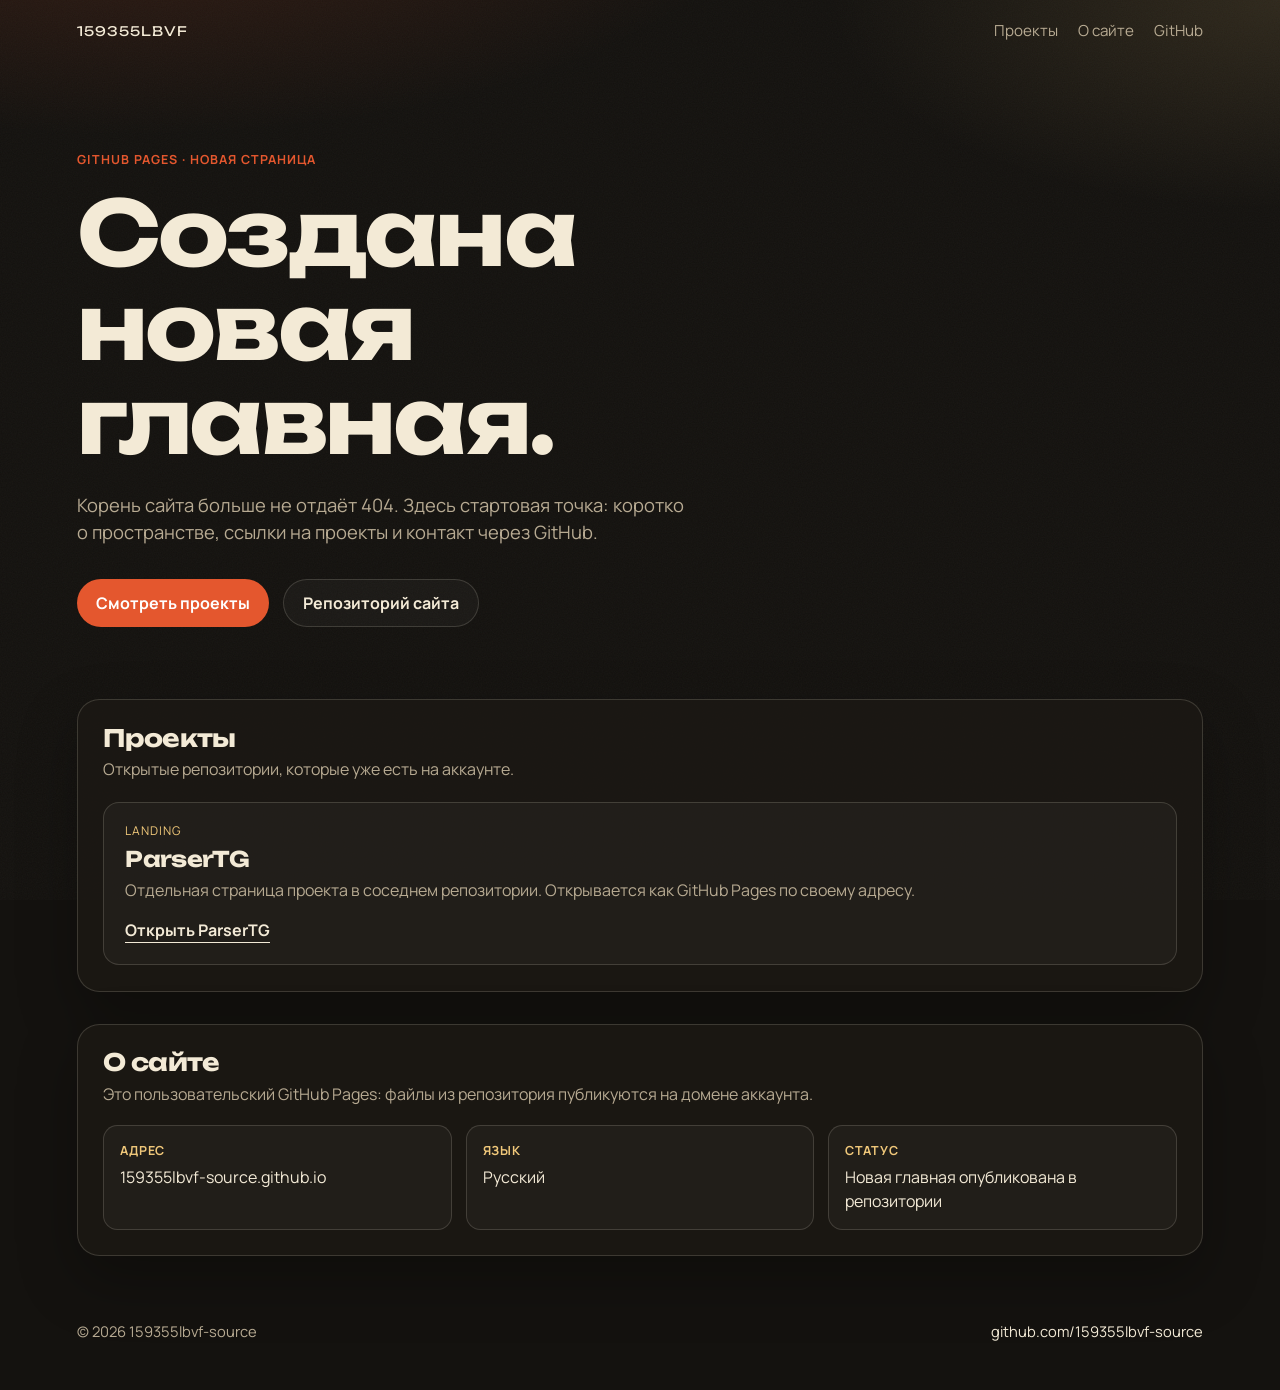
<file: index.html>
<!DOCTYPE html>
<html lang="ru">
<head>
  <meta charset="UTF-8">
  <meta name="viewport" content="width=device-width, initial-scale=1">
  <meta name="theme-color" content="#14120f">
  <title>Новая страница — 159355lbvf</title>
  <meta name="description" content="Новая главная страница на GitHub Pages: проекты, ссылки и точка входа на сайт.">
  <link rel="canonical" href="https://159355lbvf-source.github.io/">
  <meta property="og:title" content="Новая страница — 159355lbvf">
  <meta property="og:description" content="Главная GitHub Pages: проекты и ссылки.">
  <meta property="og:type" content="website">
  <meta property="og:url" content="https://159355lbvf-source.github.io/">
  <meta property="og:locale" content="ru_RU">
  <link rel="preconnect" href="https://fonts.googleapis.com">
  <link rel="preconnect" href="https://fonts.gstatic.com" crossorigin>
  <link href="https://fonts.googleapis.com/css2?family=Manrope:wght@400;500;600;700&family=Unbounded:wght@500;700&display=swap" rel="stylesheet">
  <link rel="stylesheet" href="css/site.css">
</head>
<body>
  <a class="skip-link" href="#main">К содержанию</a>
  <div class="noise" aria-hidden="true"></div>

  <header class="top">
    <p class="brand">159355lbvf</p>
    <nav class="nav" aria-label="Основная навигация">
      <a href="#projects">Проекты</a>
      <a href="#about">О сайте</a>
      <a href="https://github.com/159355lbvf-source" rel="noopener noreferrer">GitHub</a>
    </nav>
  </header>

  <main id="main">
    <section class="hero">
      <p class="eyebrow">GitHub Pages · новая страница</p>
      <h1>Создана новая<br>главная.</h1>
      <p class="lead">
        Корень сайта больше не отдаёт 404. Здесь стартовая точка:
        коротко о пространстве, ссылки на проекты и контакт через GitHub.
      </p>
      <div class="hero-actions">
        <a class="btn btn-primary" href="#projects">Смотреть проекты</a>
        <a class="btn btn-ghost" href="https://github.com/159355lbvf-source/159355lbvf-source.github.io" rel="noopener noreferrer">Репозиторий сайта</a>
      </div>
    </section>

    <section id="projects" class="panel">
      <div class="panel-head">
        <h2>Проекты</h2>
        <p>Открытые репозитории, которые уже есть на аккаунте.</p>
      </div>
      <article class="card">
        <p class="card-kicker">Landing</p>
        <h3>ParserTG</h3>
        <p>Отдельная страница проекта в соседнем репозитории. Открывается как GitHub Pages по своему адресу.</p>
        <a class="card-link" href="https://159355lbvf-source.github.io/ParserTG/" rel="noopener noreferrer">Открыть ParserTG</a>
      </article>
    </section>

    <section id="about" class="panel panel-about">
      <div class="panel-head">
        <h2>О сайте</h2>
        <p>Это пользовательский GitHub Pages: файлы из репозитория публикуются на домене аккаунта.</p>
      </div>
      <ul class="facts">
        <li>
          <strong>Адрес</strong>
          <span>159355lbvf-source.github.io</span>
        </li>
        <li>
          <strong>Язык</strong>
          <span>Русский</span>
        </li>
        <li>
          <strong>Статус</strong>
          <span>Новая главная опубликована в репозитории</span>
        </li>
      </ul>
    </section>
  </main>

  <footer class="foot">
    <p>© <span id="year">2026</span> 159355lbvf-source</p>
    <p><a href="https://github.com/159355lbvf-source" rel="noopener noreferrer">github.com/159355lbvf-source</a></p>
  </footer>

  <script>
    document.getElementById("year").textContent = String(new Date().getFullYear());
  </script>
</body>
</html>
</file>
<file: css/site.css>
:root {
  --bg: #14120f;
  --bg-2: #1c1914;
  --ink: #f3ead6;
  --muted: #b7aa92;
  --line: rgba(243, 234, 214, 0.16);
  --accent: #e4572e;
  --accent-2: #f0c87a;
  --shadow: 0 24px 60px rgba(0, 0, 0, 0.28);
}

* {
  box-sizing: border-box;
}

html {
  scroll-behavior: smooth;
}

body {
  margin: 0;
  min-height: 100vh;
  color: var(--ink);
  background:
    radial-gradient(1200px 500px at 10% -10%, rgba(228, 87, 46, 0.18), transparent 55%),
    radial-gradient(900px 420px at 100% 0%, rgba(240, 200, 122, 0.12), transparent 50%),
    var(--bg);
  font-family: "Manrope", "Segoe UI", sans-serif;
  line-height: 1.5;
}

.noise {
  pointer-events: none;
  position: fixed;
  inset: 0;
  z-index: 0;
  opacity: 0.07;
  background-image: url("data:image/svg+xml,%3Csvg xmlns='http://www.w3.org/2000/svg' width='160' height='160'%3E%3Cfilter id='n'%3E%3CfeTurbulence type='fractalNoise' baseFrequency='.8' numOctaves='4' stitchTiles='stitch'/%3E%3C/filter%3E%3Crect width='160' height='160' filter='url(%23n)' opacity='.55'/%3E%3C/svg%3E");
}

.skip-link {
  position: absolute;
  left: 1rem;
  top: -3rem;
  z-index: 5;
  padding: 0.6rem 0.9rem;
  background: var(--accent);
  color: #fff;
  text-decoration: none;
  border-radius: 999px;
}

.skip-link:focus {
  top: 1rem;
}

.top,
main,
.foot {
  position: relative;
  z-index: 1;
}

.top {
  display: flex;
  justify-content: space-between;
  align-items: center;
  gap: 1rem;
  padding: 1.25rem 6vw 0;
}

.brand {
  margin: 0;
  font-family: "Unbounded", sans-serif;
  font-size: 0.82rem;
  letter-spacing: 0.08em;
  text-transform: uppercase;
}

.nav {
  display: flex;
  gap: 1.25rem;
}

.nav a,
.foot a,
.card-link {
  color: var(--ink);
  text-decoration: none;
}

.nav a {
  color: var(--muted);
  font-size: 0.95rem;
}

.nav a:hover,
.foot a:hover,
.card-link:hover {
  color: var(--accent-2);
}

.hero {
  padding: 12vh 6vw 8vh;
  max-width: 58rem;
}

.eyebrow {
  margin: 0 0 1rem;
  color: var(--accent);
  font-weight: 700;
  letter-spacing: 0.08em;
  text-transform: uppercase;
  font-size: 0.78rem;
}

h1,
h2,
h3 {
  font-family: "Unbounded", sans-serif;
  line-height: 1.05;
  letter-spacing: -0.03em;
}

h1 {
  margin: 0;
  font-size: clamp(2.6rem, 8vw, 5.6rem);
}

.lead {
  max-width: 38rem;
  margin: 1.5rem 0 2rem;
  color: var(--muted);
  font-size: 1.15rem;
}

.hero-actions,
.facts {
  display: flex;
  flex-wrap: wrap;
  gap: 0.85rem;
}

.btn {
  display: inline-flex;
  align-items: center;
  justify-content: center;
  min-height: 3rem;
  padding: 0.7rem 1.2rem;
  border-radius: 999px;
  text-decoration: none;
  font-weight: 700;
}

.btn-primary {
  background: var(--accent);
  color: #fff;
}

.btn-ghost {
  border: 1px solid var(--line);
  color: var(--ink);
  background: rgba(255, 255, 255, 0.03);
}

.btn:hover {
  transform: translateY(-1px);
}

.panel {
  margin: 0 6vw 2rem;
  padding: 1.6rem;
  border: 1px solid var(--line);
  border-radius: 1.4rem;
  background: color-mix(in srgb, var(--bg-2) 88%, transparent);
  box-shadow: var(--shadow);
}

.panel-head h2 {
  margin: 0 0 0.4rem;
  font-size: 1.5rem;
}

.panel-head p,
.card p {
  margin: 0;
  color: var(--muted);
}

.card {
  margin-top: 1.3rem;
  padding: 1.2rem 1.3rem 1.3rem;
  border-radius: 1rem;
  background: rgba(255, 255, 255, 0.03);
  border: 1px solid var(--line);
}

.card-kicker {
  margin: 0 0 0.45rem !important;
  font-size: 0.75rem;
  letter-spacing: 0.08em;
  text-transform: uppercase;
  color: var(--accent-2) !important;
}

.card h3 {
  margin: 0 0 0.5rem;
  font-size: 1.35rem;
}

.card-link {
  display: inline-block;
  margin-top: 1rem;
  font-weight: 700;
  border-bottom: 1px solid currentColor;
}

.facts {
  margin: 1.2rem 0 0;
  padding: 0;
  list-style: none;
}

.facts li {
  flex: 1 1 12rem;
  padding: 1rem;
  border: 1px solid var(--line);
  border-radius: 0.9rem;
  background: rgba(255, 255, 255, 0.03);
}

.facts strong {
  display: block;
  margin-bottom: 0.25rem;
  font-size: 0.78rem;
  letter-spacing: 0.06em;
  text-transform: uppercase;
  color: var(--accent-2);
}

.foot {
  display: flex;
  justify-content: space-between;
  gap: 1rem;
  flex-wrap: wrap;
  padding: 2rem 6vw 3rem;
  color: var(--muted);
  font-size: 0.92rem;
}

.foot p {
  margin: 0;
}

@media (max-width: 720px) {
  .top {
    align-items: flex-start;
    flex-direction: column;
  }

  .hero {
    padding-top: 8vh;
  }

  .foot {
    flex-direction: column;
  }
}

@media (prefers-reduced-motion: reduce) {
  html {
    scroll-behavior: auto;
  }

  .btn:hover {
    transform: none;
  }
}
</file>
